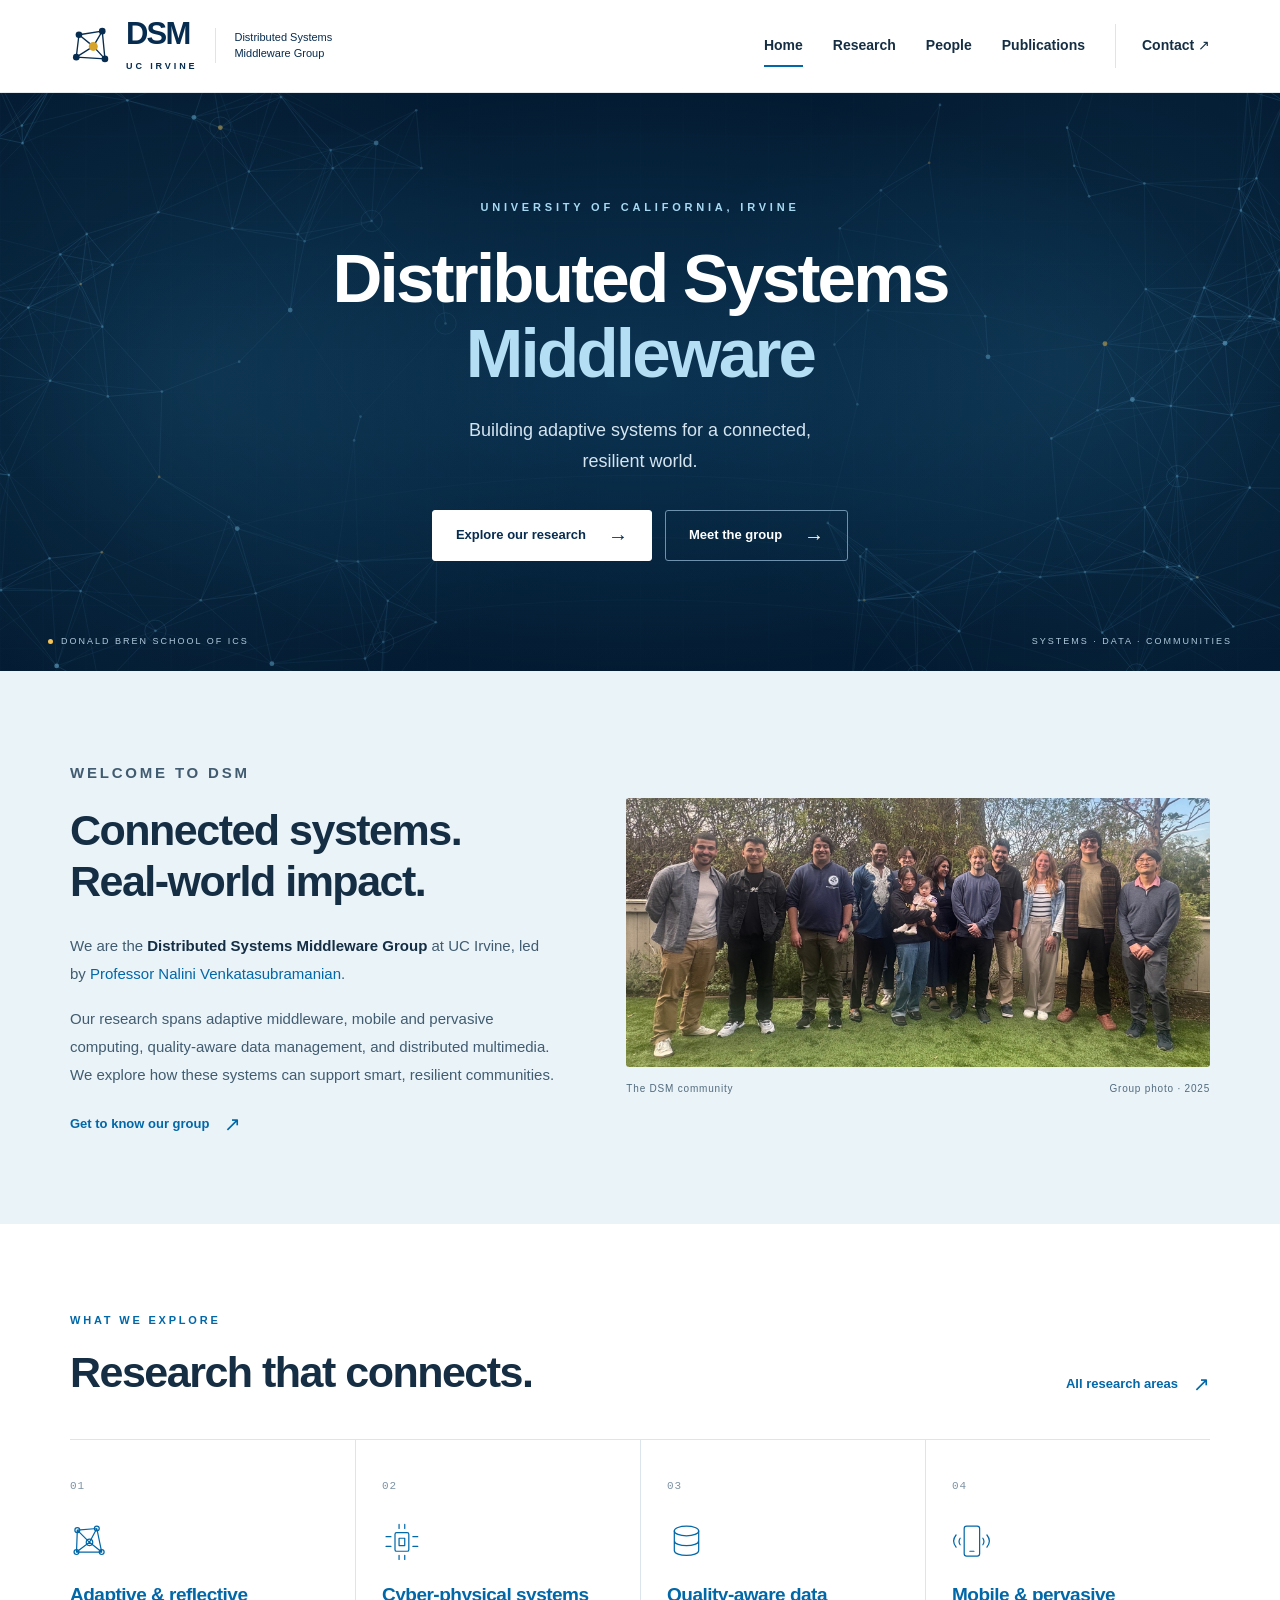
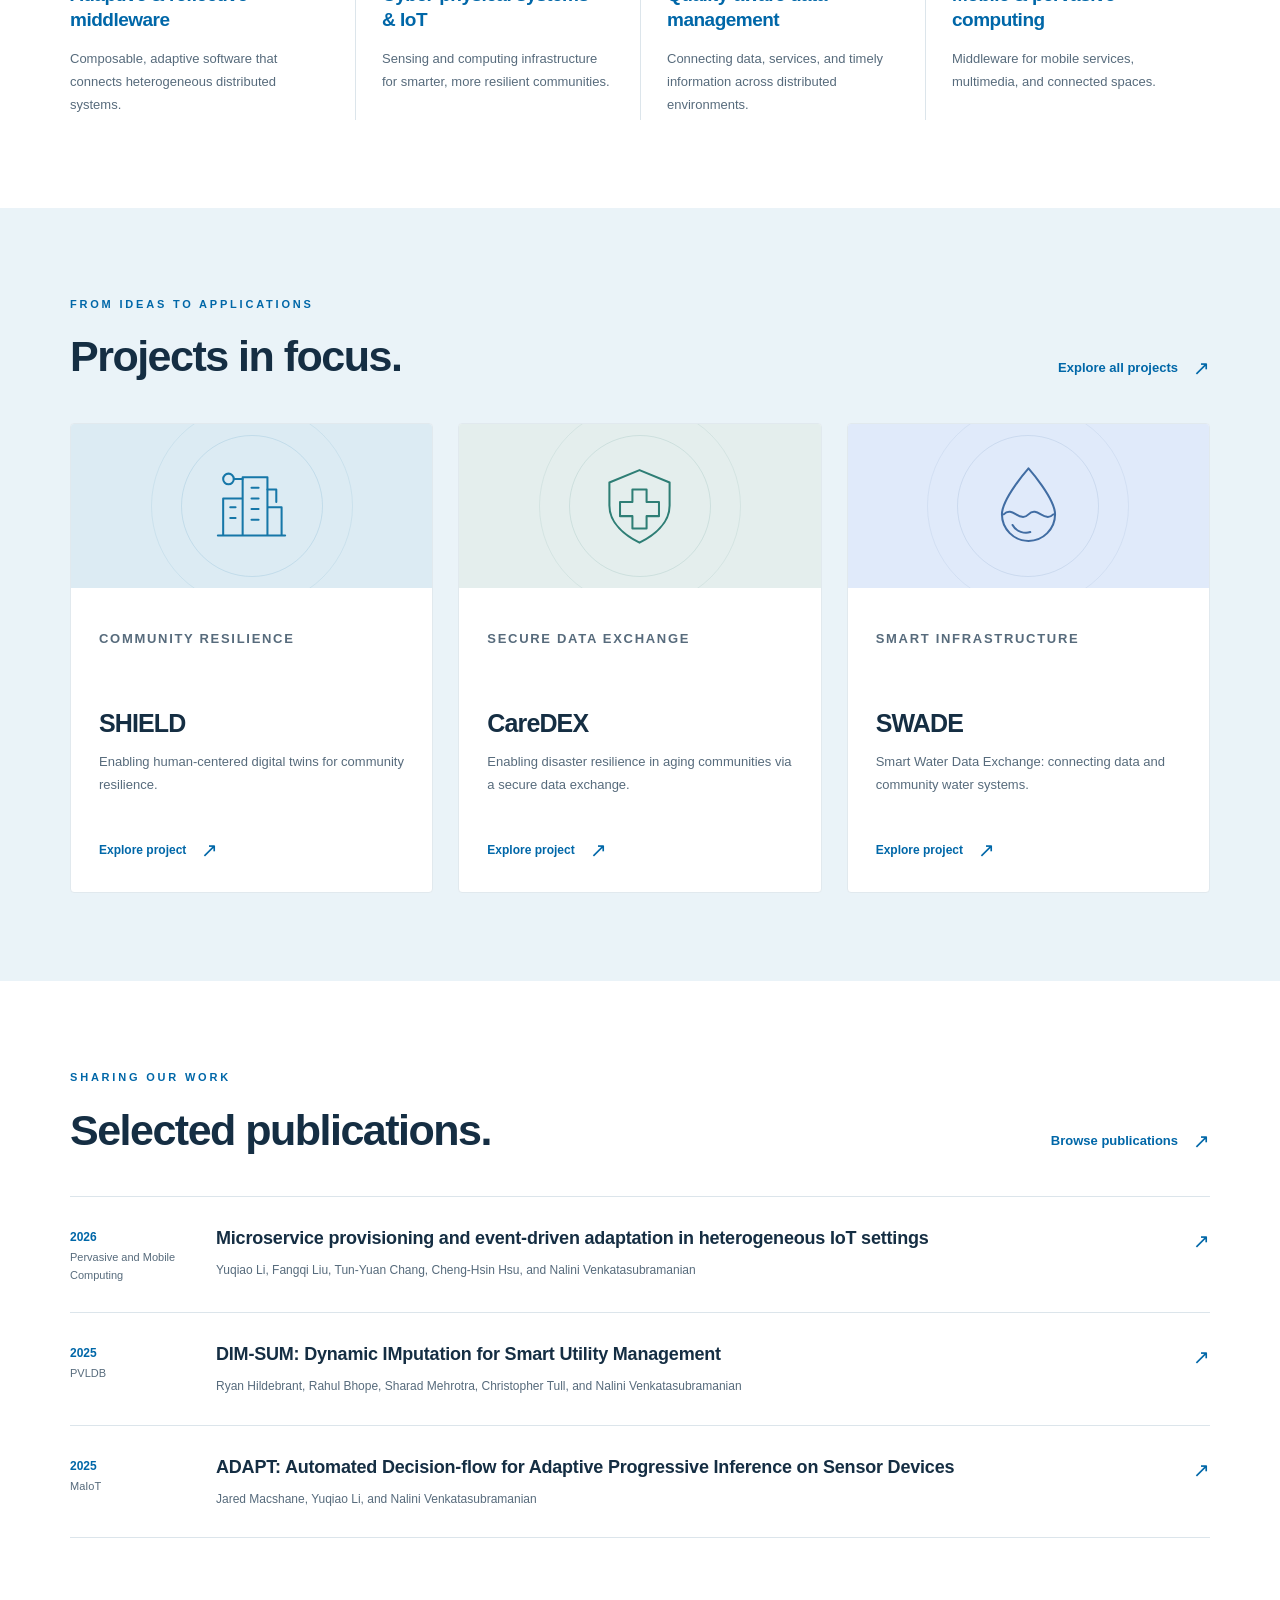
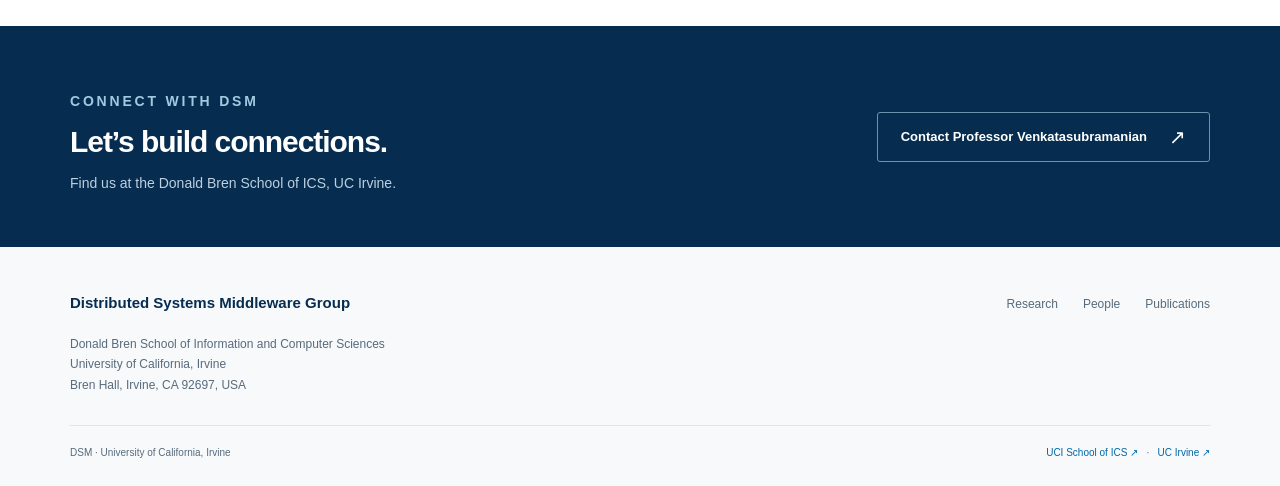
<file: index.html>
<!doctype html>
<html lang="en"><head><meta charset="utf-8"><meta name="viewport" content="width=device-width,initial-scale=1"><meta name="theme-color" content="#062c50"><title>Distributed Systems Middleware Group | DSM · UC Irvine</title><meta name="description" content="The Distributed Systems Middleware Group at UC Irvine studies adaptive middleware, IoT, mobile computing, and resilient communities."><link rel="icon" href="assets/favicon.svg" type="image/svg+xml"><link rel="stylesheet" href="assets/site.css"><script src="assets/site.js" defer></script><noscript><style>.menu-toggle{display:none}.site-header .site-nav{display:flex;position:static;box-shadow:none;border:0}.header-inner{height:auto;min-height:92px;flex-wrap:wrap;padding:15px 0}</style></noscript></head><body>
<a class="skip-link" href="#main">Skip to content</a>
<header class="site-header"><div class="container header-inner">
<a class="brand" href="index.html" aria-label="DSM at UC Irvine, home"><svg class="brand-symbol" viewBox="0 0 48 48" fill="none" aria-hidden="true"><path d="M10 12L36 8L26 25L10 12L7 37L26 25L39 39L36 8M7 37L39 39" stroke="currentColor" stroke-width="1.5"/><g fill="currentColor"><circle cx="10" cy="12" r="3.7"/><circle cx="36" cy="8" r="3.7"/><circle cx="7" cy="37" r="3.7"/><circle cx="39" cy="39" r="3.7"/></g><circle cx="26" cy="25" r="5" fill="#d7a42b"/></svg><span><span class="brand-name">DSM</span><span class="brand-school">UC IRVINE</span></span><span class="brand-divider"></span><span class="brand-description">Distributed Systems<br>Middleware Group</span></a>
<button class="menu-toggle" type="button" aria-expanded="false" aria-controls="site-navigation">Menu</button>
<nav class="site-nav" id="site-navigation" aria-label="Main navigation"><a href="index.html" aria-current="page">Home</a><a href="projects.html">Research</a><a href="members.html">People</a><a href="publications.html">Publications</a><a class="nav-contact" href="index.html#contact">Contact <span aria-hidden="true">↗</span></a></nav></div></header>
<main id="main">
<section class="hero" aria-labelledby="hero-title"><img class="hero-art" src="assets/network.svg" alt="" fetchpriority="high"><div class="hero-content"><p class="eyebrow">University of California, Irvine</p><h1 id="hero-title">Distributed Systems<br><span>Middleware</span></h1><p class="hero-description">Building adaptive systems for a connected,<br>resilient world.</p><div class="hero-actions"><a class="button button-white" href="projects.html">Explore our research <span class="arrow" aria-hidden="true">→</span></a><a class="button button-outline" href="members.html">Meet the group <span class="arrow" aria-hidden="true">→</span></a></div></div><div class="hero-bottom"><span><i class="status-dot"></i> Donald Bren School of ICS</span><span>Systems · Data · Communities</span></div></section>
<section class="section section-soft" id="about"><div class="container intro-grid"><div class="intro-copy"><p class="eyebrow">Welcome to DSM</p><h2>Connected systems.<br>Real-world impact.</h2><p>We are the <strong>Distributed Systems Middleware Group</strong> at UC Irvine, led by <a href="https://www.ics.uci.edu/~nalini/">Professor Nalini Venkatasubramanian</a>.</p><p>Our research spans adaptive middleware, mobile and pervasive computing, quality-aware data management, and distributed multimedia. We explore how these systems can support smart, resilient communities.</p><a class="text-link" href="members.html">Get to know our group <span class="arrow" aria-hidden="true">↗</span></a></div><figure class="group-frame"><img src="images/group-photo-2025.jpg" alt="Members and friends of the DSM research group together outdoors in 2025" width="3727" height="1718" loading="lazy"><figcaption><span>The DSM community</span><span>Group photo · 2025</span></figcaption></figure></div></section>
<section class="section" id="research"><div class="container"><div class="section-heading"><div><p class="eyebrow">What we explore</p><h2>Research that connects.</h2></div><a class="text-link" href="projects.html">All research areas <span class="arrow" aria-hidden="true">↗</span></a></div><div class="research-grid"><article class="research-item"><span class="research-number">01</span><svg class="research-icon" viewBox="0 0 48 48" fill="none" stroke="currentColor" stroke-linecap="round" stroke-linejoin="round" aria-hidden="true"><path d="M9 10L33 8L24 25L9 10L8 37L24 25L39 37L33 8M8 37L39 37"/><circle cx="9" cy="10" r="3"/><circle cx="33" cy="8" r="3"/><circle cx="24" cy="25" r="4"/><circle cx="8" cy="37" r="3"/><circle cx="39" cy="37" r="3"/></svg><h3><a href="projects.html#adaptive-and-reflective-middleware">Adaptive &amp; reflective middleware</a></h3><p>Composable, adaptive software that connects heterogeneous distributed systems.</p></article><article class="research-item"><span class="research-number">02</span><svg class="research-icon" viewBox="0 0 48 48" fill="none" stroke="currentColor" stroke-linecap="round" stroke-linejoin="round" aria-hidden="true"><rect x="16" y="13" width="17" height="23" rx="2"/><path d="M21 8V3M28 8V3M21 41V46M28 41V46M11 18H5M11 30H5M38 18H44M38 30H44M21 20H28V29H21Z"/></svg><h3><a href="projects.html#cyber-physical-systems-and-internet-of-things">Cyber-physical systems &amp; IoT</a></h3><p>Sensing and computing infrastructure for smarter, more resilient communities.</p></article><article class="research-item"><span class="research-number">03</span><svg class="research-icon" viewBox="0 0 48 48" fill="none" stroke="currentColor" stroke-linecap="round" stroke-linejoin="round" aria-hidden="true"><ellipse cx="24" cy="11" rx="15" ry="6"/><path d="M9 11V35C9 43 39 43 39 35V11M9 23C9 31 39 31 39 23M9 35C9 43 39 43 39 35"/></svg><h3><a href="projects.html#next-generation-notification-systems">Quality-aware data management</a></h3><p>Connecting data, services, and timely information across distributed environments.</p></article><article class="research-item"><span class="research-number">04</span><svg class="research-icon" viewBox="0 0 48 48" fill="none" stroke="currentColor" stroke-linecap="round" stroke-linejoin="round" aria-hidden="true"><rect x="15" y="5" width="19" height="37" rx="3"/><path d="M22 36H27M5 16C1 21 1 26 5 31M10 20C8 23 8 25 10 28M43 16C47 21 47 26 43 31M38 20C40 23 40 25 38 28"/></svg><h3><a href="projects.html#mobile-pervasive-and-ubiquitous-computing">Mobile &amp; pervasive computing</a></h3><p>Middleware for mobile services, multimedia, and connected spaces.</p></article></div></div></section>
<section class="section section-soft" id="projects"><div class="container"><div class="section-heading"><div><p class="eyebrow">From ideas to applications</p><h2>Projects in focus.</h2></div><a class="text-link" href="projects.html">Explore all projects <span class="arrow" aria-hidden="true">↗</span></a></div><div class="project-grid"><article class="project-card"><div class="project-art "><svg class="" viewBox="0 0 48 48" fill="none" stroke="currentColor" stroke-linecap="round" stroke-linejoin="round" aria-hidden="true"><path d="M5 41H43M8 41V20H19V41M19 41V8H33V41M33 41V25H41V41M12 25H15M12 31H15M24 14H28M24 20H28M24 26H28M24 32H28"/><circle cx="11" cy="9" r="3"/><path d="M14 9H19M33 15H38V22"/></svg></div><div class="project-body"><p class="project-type">Community resilience</p><h3>SHIELD</h3><p>Enabling human-centered digital twins for community resilience.</p><a class="text-link" href="http://sites.uci.edu/shield/">Explore project <span class="arrow" aria-hidden="true">↗</span></a></div></article><article class="project-card"><div class="project-art care"><svg class="" viewBox="0 0 48 48" fill="none" stroke="currentColor" stroke-linecap="round" stroke-linejoin="round" aria-hidden="true"><path d="M24 4L41 11V24C41 34 32 41 24 45C16 41 7 34 7 24V11L24 4Z"/><path d="M20 15H28V22H35V30H28V37H20V30H13V22H20Z"/></svg></div><div class="project-body"><p class="project-type">Secure data exchange</p><h3>CareDEX</h3><p>Enabling disaster resilience in aging communities via a secure data exchange.</p><a class="text-link" href="http://sites.uci.edu/caredex/">Explore project <span class="arrow" aria-hidden="true">↗</span></a></div></article><article class="project-card"><div class="project-art water"><svg class="" viewBox="0 0 48 48" fill="none" stroke="currentColor" stroke-linecap="round" stroke-linejoin="round" aria-hidden="true"><path d="M24 3C24 3 9 20 9 29A15 15 0 0 0 39 29C39 20 24 3 24 3Z"/><path d="M10 29C15 24 19 34 24 29C29 24 33 34 38 29M15 35C17 39 22 40 25 39"/></svg></div><div class="project-body"><p class="project-type">Smart infrastructure</p><h3>SWADE</h3><p>Smart Water Data Exchange: connecting data and community water systems.</p><a class="text-link" href="http://sites.uci.edu/swade/">Explore project <span class="arrow" aria-hidden="true">↗</span></a></div></article></div></div></section>
<section class="section" id="publications"><div class="container"><div class="section-heading"><div><p class="eyebrow">Sharing our work</p><h2>Selected publications.</h2></div><a class="text-link" href="publications.html">Browse publications <span class="arrow" aria-hidden="true">↗</span></a></div><div class="publication-list"><a class="publication-row" href="https://doi.org/10.1016/j.pmcj.2026.102195"><div class="publication-meta"><strong>2026</strong><span>Pervasive and Mobile Computing</span></div><div><h3>Microservice provisioning and event-driven adaptation in heterogeneous IoT settings</h3><p>Yuqiao Li, Fangqi Liu, Tun-Yuan Chang, Cheng-Hsin Hsu, and Nalini Venkatasubramanian</p></div><span class="arrow" aria-hidden="true">↗</span></a><a class="publication-row" href="https://doi.org/10.14778/3749646.3749705"><div class="publication-meta"><strong>2025</strong><span>PVLDB</span></div><div><h3>DIM-SUM: Dynamic IMputation for Smart Utility Management</h3><p>Ryan Hildebrant, Rahul Bhope, Sharad Mehrotra, Christopher Tull, and Nalini Venkatasubramanian</p></div><span class="arrow" aria-hidden="true">↗</span></a><a class="publication-row" href="https://doi.org/10.1145/3774901.3778065"><div class="publication-meta"><strong>2025</strong><span>MaIoT</span></div><div><h3>ADAPT: Automated Decision-flow for Adaptive Progressive Inference on Sensor Devices</h3><p>Jared Macshane, Yuqiao Li, and Nalini Venkatasubramanian</p></div><span class="arrow" aria-hidden="true">↗</span></a></div></div></section>
<section class="contact-band" id="contact"><div class="container contact-inner"><div><p class="eyebrow">Connect with DSM</p><h2>Let’s build connections.</h2><p>Find us at the Donald Bren School of ICS, UC Irvine.</p></div><a class="button button-outline" href="https://www.ics.uci.edu/~nalini/">Contact Professor Venkatasubramanian <span class="arrow" aria-hidden="true">↗</span></a></div></section>
</main>
<footer class="site-footer"><div class="container"><div class="footer-top"><div><p class="footer-name">Distributed Systems Middleware Group</p><p>Donald Bren School of Information and Computer Sciences<br>University of California, Irvine<br>Bren Hall, Irvine, CA 92697, USA</p></div><div class="footer-links"><a href="projects.html">Research</a><a href="members.html">People</a><a href="publications.html">Publications</a></div></div><div class="footer-bottom"><span>DSM · University of California, Irvine</span><span><a href="https://www.ics.uci.edu/">UCI School of ICS ↗</a> &nbsp; · &nbsp; <a href="https://www.uci.edu/">UC Irvine ↗</a></span></div></div></footer>

</body></html>
</file>
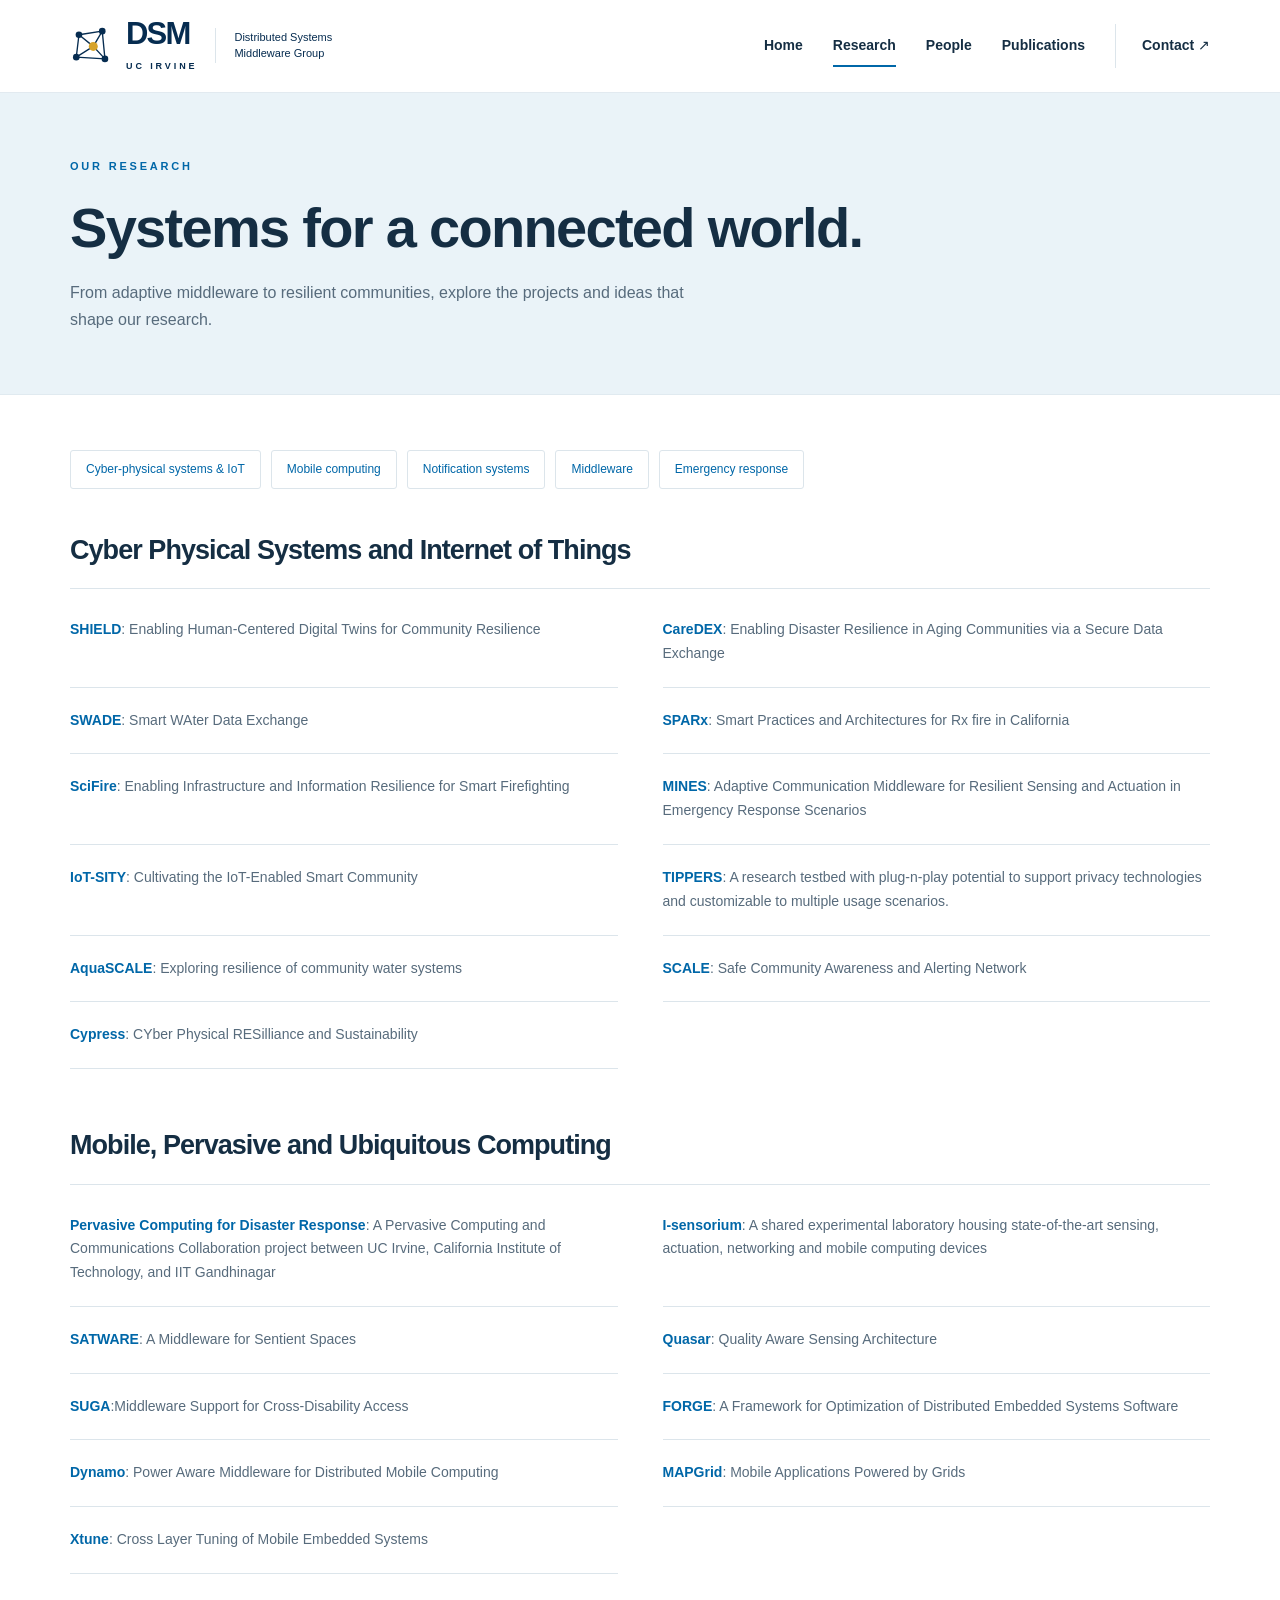
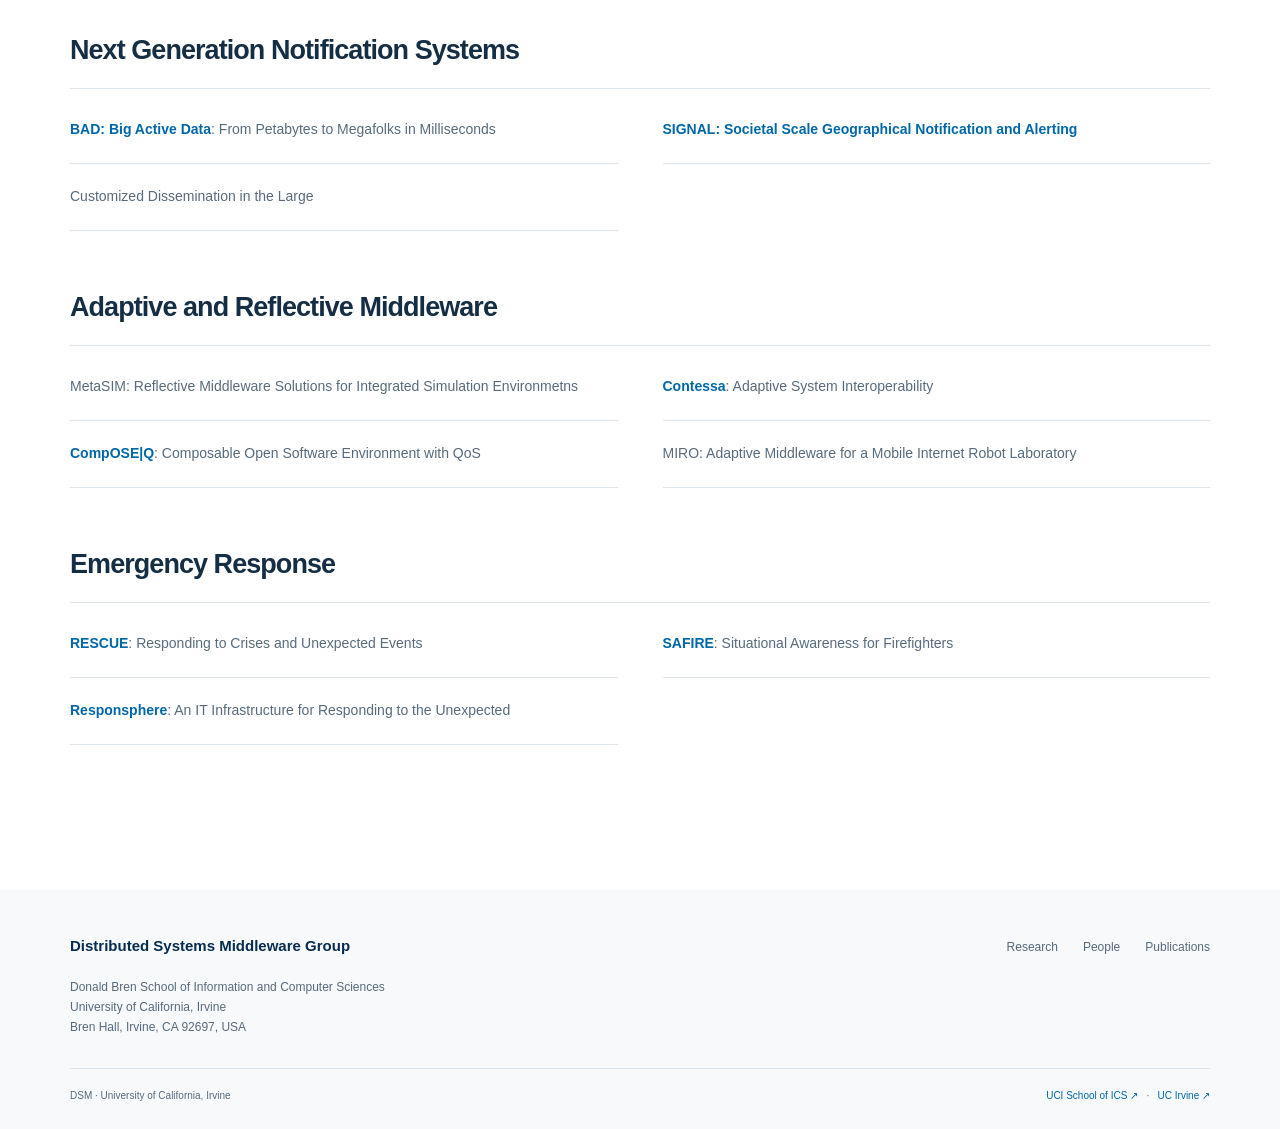
<file: projects.html>
<!doctype html>
<html lang="en"><head><meta charset="utf-8"><meta name="viewport" content="width=device-width,initial-scale=1"><meta name="theme-color" content="#062c50"><title>Research | DSM · UC Irvine</title><meta name="description" content="Explore DSM research projects in cyber-physical systems, IoT, mobile computing, middleware, and emergency response."><link rel="icon" href="assets/favicon.svg" type="image/svg+xml"><link rel="stylesheet" href="assets/site.css"><script src="assets/site.js" defer></script><noscript><style>.menu-toggle{display:none}.site-header .site-nav{display:flex;position:static;box-shadow:none;border:0}.header-inner{height:auto;min-height:92px;flex-wrap:wrap;padding:15px 0}</style></noscript></head><body>
<a class="skip-link" href="#main">Skip to content</a>
<header class="site-header"><div class="container header-inner">
<a class="brand" href="index.html" aria-label="DSM at UC Irvine, home"><svg class="brand-symbol" viewBox="0 0 48 48" fill="none" aria-hidden="true"><path d="M10 12L36 8L26 25L10 12L7 37L26 25L39 39L36 8M7 37L39 39" stroke="currentColor" stroke-width="1.5"/><g fill="currentColor"><circle cx="10" cy="12" r="3.7"/><circle cx="36" cy="8" r="3.7"/><circle cx="7" cy="37" r="3.7"/><circle cx="39" cy="39" r="3.7"/></g><circle cx="26" cy="25" r="5" fill="#d7a42b"/></svg><span><span class="brand-name">DSM</span><span class="brand-school">UC IRVINE</span></span><span class="brand-divider"></span><span class="brand-description">Distributed Systems<br>Middleware Group</span></a>
<button class="menu-toggle" type="button" aria-expanded="false" aria-controls="site-navigation">Menu</button>
<nav class="site-nav" id="site-navigation" aria-label="Main navigation"><a href="index.html">Home</a><a href="projects.html" aria-current="page">Research</a><a href="members.html">People</a><a href="publications.html">Publications</a><a class="nav-contact" href="index.html#contact">Contact <span aria-hidden="true">↗</span></a></nav></div></header>
<main id="main"><section class="page-hero"><div class="container"><p class="eyebrow">Our research</p><h1>Systems for a connected world.</h1><p>From adaptive middleware to resilient communities, explore the projects and ideas that shape our research.</p></div></section><div class="container page-main"><nav class="section-nav" aria-label="Research areas"><a href="#cyber-physical-systems-and-internet-of-things">Cyber-physical systems & IoT</a><a href="#mobile-pervasive-and-ubiquitous-computing">Mobile computing</a><a href="#next-generation-notification-systems">Notification systems</a><a href="#adaptive-and-reflective-middleware">Middleware</a><a href="#emergency-response">Emergency response</a></nav><section class="project-category" id="cyber-physical-systems-and-internet-of-things"><h2>Cyber Physical Systems and Internet of Things</h2><ul>
<li><a href="http://sites.uci.edu/shield/">SHIELD</a>: Enabling Human-Centered Digital Twins for Community Resilience</li>
<li><a href="http://sites.uci.edu/caredex/">CareDEX</a>: Enabling Disaster Resilience in Aging Communities via a Secure Data Exchange</li>
<li><a href="http://sites.uci.edu/swade/">SWADE</a>: Smart WAter Data Exchange</li>
<li><a href="https://sites.uci.edu/sparxcal/">SPARx</a>: Smart Practices and Architectures for Rx fire in California</li>

<li><a href="https://ics.uci.edu/~dsm/scifire/">SciFire</a>: Enabling Infrastructure and Information Resilience for Smart Firefighting</li>
<li><a href="http://mimove-apps.paris.inria.fr/mines/">MINES</a>: Adaptive Communication Middleware for Resilient Sensing and Actuation in Emergency Response Scenarios</li>
<li><a href="http://sites.uci.edu/iotsity/">IoT-SITY</a>: Cultivating the IoT-Enabled Smart Community</li>
<li><a href="https://sites.google.com/uci.edu/tipperslab/projects/testbeduci">TIPPERS</a>: A research testbed with plug-n-play potential to support privacy technologies and customizable to multiple usage scenarios.</li>
    <li><a href="https://ics.uci.edu/~dsm/aquascale">AquaSCALE</a>: Exploring resilience of community water systems</li>
<li><a href="http://scale.ics.uci.edu/">SCALE</a>: Safe Community Awareness and Alerting Network</li>
<li><a href="https://ics.uci.edu/~dsm/cypress">Cypress</a>: CYber Physical RESilliance and Sustainability</li>
</ul></section><section class="project-category" id="mobile-pervasive-and-ubiquitous-computing"><h2>Mobile, Pervasive and Ubiquitous Computing</h2><ul>
<li><a href="http://www.cacr.caltech.edu/projects/PerDis/index.html">Pervasive Computing for Disaster Response</a>: A Pervasive Computing and Communications Collaboration project between UC Irvine, California Institute of Technology, and IIT Gandhinagar</li>
<li><a href="http://i-sensorium.ics.uci.edu/">I-sensorium</a>: A shared experimental laboratory housing state-of-the-art sensing, actuation, networking and mobile computing devices</li>
<li><a href="http://www.ics.uci.edu/~projects/SATware/index.html">SATWARE</a>: A Middleware for Sentient Spaces </li>
<li><a href="http://www-db.ics.uci.edu/pages/research/quasar/">Quasar</a>: Quality Aware Sensing Architecture</li>
<li><a href="https://ics.uci.edu/~dsm/suga/">SUGA</a>:Middleware Support for Cross-Disability Access</li>
<li><a href="http://www.ics.uci.edu/~forge">FORGE</a>: A Framework for Optimization of Distributed Embedded Systems Software</li>
<li><a href="https://ics.uci.edu/~dsm/dyn/release/publication.html">Dynamo</a>: Power Aware Middleware for Distributed Mobile Computing</li>
<li><a href="http://mapgrid.ics.uci.edu/">MAPGrid</a>: Mobile Applications Powered by Grids</li>
<li><a href="http://xtune.ics.uci.edu/">Xtune</a>: Cross Layer Tuning of Mobile Embedded Systems</li>
</ul></section><section class="project-category" id="next-generation-notification-systems"><h2>Next Generation Notification Systems</h2><ul>
<li><a href="http://asterix.ics.uci.edu/bigactivedata/">BAD: Big Active Data</a>: From Petabytes to Megafolks in Milliseconds </li>
<li><a href="https://ics.uci.edu/~dsm/project/signal/">SIGNAL: Societal Scale Geographical Notification and Alerting </a></li>
<li>Customized Dissemination in the Large</li>
</ul></section><section class="project-category" id="adaptive-and-reflective-middleware"><h2>Adaptive and Reflective Middleware</h2><ul>
<li>MetaSIM: Reflective Middleware Solutions for Integrated Simulation Environmetns</li>
<li><a href="https://ics.uci.edu/~dsm/contessa/Contessa_index.html">Contessa</a>: Adaptive System Interoperability</li>
<li><a href="https://ics.uci.edu/~dsm/compose">CompOSE|Q</a>: Composable Open Software Environment with QoS</li>
<li>MIRO: Adaptive Middleware for a Mobile Internet Robot Laboratory</li>
</ul></section><section class="project-category" id="emergency-response"><h2>Emergency Response</h2><ul>
<li><a href="http://www.itr-rescue.org/aboutus/index.php">RESCUE</a>: Responding to Crises and Unexpected Events</li>
<li><a href="http://cert.ics.uci.edu/SAFIRE/index.html">SAFIRE</a>: Situational Awareness for Firefighters</li>
<li><a href="http://www.responsphere.org/index.php">Responsphere</a>: An IT Infrastructure for Responding to the Unexpected</li>
</ul></section></div></main>
<footer class="site-footer"><div class="container"><div class="footer-top"><div><p class="footer-name">Distributed Systems Middleware Group</p><p>Donald Bren School of Information and Computer Sciences<br>University of California, Irvine<br>Bren Hall, Irvine, CA 92697, USA</p></div><div class="footer-links"><a href="projects.html">Research</a><a href="members.html">People</a><a href="publications.html">Publications</a></div></div><div class="footer-bottom"><span>DSM · University of California, Irvine</span><span><a href="https://www.ics.uci.edu/">UCI School of ICS ↗</a> &nbsp; · &nbsp; <a href="https://www.uci.edu/">UC Irvine ↗</a></span></div></div></footer>

</body></html>
</file>
<file: assets/site.css>
/* DSM, UC Irvine — shared, build-free site styles. */
:root{--navy:#062c50;--ink:#152e43;--blue:#0067a8;--sky:#eaf3f8;--muted:#576b7c;--line:#dce5eb;--gold:#f6c454;--white:#fff;--max:1140px}
*{box-sizing:border-box}
html{scroll-behavior:smooth;scroll-padding-top:110px}
body{margin:0;color:var(--ink);background:#fff;font-family:Inter,"Avenir Next","Segoe UI",Arial,sans-serif;font-size:16px;line-height:1.7;-webkit-font-smoothing:antialiased}
button,input,select{font:inherit}
button,a,input,select,summary{-webkit-tap-highlight-color:transparent}
a{color:var(--blue);text-decoration:none;text-underline-offset:5px}
a:hover{text-decoration:underline}
a:focus-visible,button:focus-visible,input:focus-visible,select:focus-visible,summary:focus-visible{outline:3px solid #d29b13;outline-offset:5px}
img{max-width:100%;display:block;height:auto}
svg{display:block}
h1,h2,h3,h4,p{margin:0}
h1,h2,h3,h4{line-height:1.2;letter-spacing:-.035em}
h2{font-size:clamp(30px,3.5vw,43px);font-weight:650}
h3{font-size:23px;font-weight:650}
p+p{margin-top:18px}
figure{margin:0}
::selection{background:#b8dcef;color:#062c50}
.container{width:min(var(--max),calc(100% - 96px));margin-inline:auto}
.skip-link{position:fixed;top:-80px;left:20px;background:white;padding:12px 20px;z-index:100}
.skip-link:focus{top:12px}
.site-header{position:sticky;top:0;z-index:50;background:rgba(255,255,255,.98);border-bottom:1px solid #e2eaf0}
.header-inner{height:92px;display:flex;align-items:center;justify-content:space-between;gap:32px}
.brand{color:var(--navy);display:flex;gap:13px;align-items:center;flex-shrink:0}
.brand:hover{text-decoration:none}
.brand-symbol{width:43px;height:43px}
.brand-name{font-size:31px;font-weight:800;line-height:1;letter-spacing:-1.8px}
.brand-school{display:block;font-size:9px;letter-spacing:2.9px;font-weight:700;margin-top:7px}
.brand-divider{height:35px;width:1px;background:var(--line);margin:0 5px}
.brand-description{font-size:11px;line-height:1.45;font-weight:500;letter-spacing:0}
.site-nav{display:flex;align-items:center;gap:30px;font-size:14px;font-weight:550}
.site-nav a{color:var(--ink);position:relative;padding:10px 0}
.site-nav a:hover{text-decoration:none;color:var(--blue)}
.site-nav a[aria-current=page]:after{content:"";position:absolute;bottom:1px;left:0;right:0;height:2px;background:var(--blue)}
.site-nav .nav-contact{border-left:1px solid var(--line);padding-left:26px}
.menu-toggle{display:none;background:none;border:1px solid var(--line);border-radius:4px;padding:8px 12px;color:var(--navy);cursor:pointer}
.eyebrow{font-size:11px;font-weight:750;letter-spacing:2.8px;line-height:1.6;text-transform:uppercase;color:var(--blue);margin-bottom:18px}
.hero{position:relative;isolation:isolate;overflow:hidden;min-height:578px;background:#062642;color:white;display:grid;place-items:center;text-align:center}
.hero-art{position:absolute;inset:0;width:100%;height:100%;object-fit:cover;z-index:-2;opacity:.85}
.hero:after{content:"";position:absolute;inset:0;background:linear-gradient(90deg,rgba(3,25,47,.08),rgba(3,25,47,.38) 36%,rgba(3,25,47,.38) 64%,rgba(3,25,47,.08));z-index:-1}
.hero-content{padding:76px 0 80px;width:min(960px,calc(100% - 40px))}
.hero .eyebrow{color:#a8d9f3;margin-bottom:24px;letter-spacing:3.8px}
.hero h1{font-size:clamp(44px,5.4vw,72px);line-height:1.08;font-weight:700;letter-spacing:-2.8px}
.hero h1 span{color:#b4def3}
.hero-description{font-size:18px;color:#d5e5f0;margin:25px auto 0;max-width:570px;line-height:1.7}
.hero-actions{display:flex;gap:13px;justify-content:center;margin-top:34px;flex-wrap:wrap}
.button{display:inline-flex;gap:22px;align-items:center;justify-content:center;padding:13px 23px;font-size:13px;font-weight:650;background:var(--blue);color:white;border:1px solid var(--blue);border-radius:3px;transition:background .18s,transform .18s}
.button:hover{text-decoration:none;background:#004e80;transform:translateY(-2px)}
.button-white{color:var(--navy);background:#fff;border-color:white}
.button-white:hover{background:#e8f3fb}
.button-outline{background:transparent;border-color:#6e91ad;color:#fff}
.button-outline:hover{background:#163e5c}
.arrow{font-size:20px;line-height:1;display:inline-block;font-weight:400}
.hero-bottom{display:flex;justify-content:space-between;position:absolute;bottom:22px;left:48px;right:48px;font-size:9px;text-transform:uppercase;letter-spacing:2px;color:#b2cadc}
.hero-bottom span{display:flex;align-items:center;gap:8px}
.status-dot{width:5px;height:5px;border-radius:50%;background:var(--gold)}
.section{padding:88px 0}
.section-soft{background:var(--sky)}
.intro-grid{display:grid;grid-template-columns:1fr 1.2fr;gap:70px;align-items:center}
.intro-copy h2{max-width:430px;margin-bottom:24px}
.intro-copy p{font-size:15px;color:#415c70;line-height:1.85}
.intro-copy strong{font-weight:650;color:var(--ink)}
.text-link{display:inline-flex;align-items:center;gap:15px;font-size:13px;font-weight:700;margin-top:24px}
.group-frame img{width:100%;aspect-ratio:3727/1718;object-fit:contain;object-position:50% 50%;border-radius:3px}
.group-frame figcaption{display:flex;justify-content:space-between;gap:12px;font-size:10px;letter-spacing:.8px;color:#526b7d;margin-top:13px}
.section-heading{display:flex;justify-content:space-between;align-items:flex-end;gap:30px;margin-bottom:40px}
.section-heading .text-link{flex-shrink:0;margin-bottom:4px}
.section-heading h2{max-width:600px}
.research-grid{display:grid;grid-template-columns:repeat(4,1fr);border-top:1px solid var(--line)}
.research-item{padding:30px 26px 3px 0}
.research-item+.research-item{border-left:1px solid var(--line);padding-left:26px}
.research-number{font-family:monospace;font-size:11px;color:#7e93a4;letter-spacing:1px}
.research-icon{width:39px;height:39px;color:var(--blue);margin:25px 0 22px;stroke-width:1.5}
.research-item h3{font-size:19px;line-height:1.3;letter-spacing:-.5px;max-width:210px;margin-bottom:14px}
.research-item p{font-size:13px;color:var(--muted);line-height:1.8}
.project-grid{display:grid;grid-template-columns:repeat(3,1fr);gap:25px}
.project-card{background:#fff;border:1px solid #e1e9ee;border-radius:4px;overflow:hidden;transition:transform .2s,box-shadow .2s}
.project-card:hover{transform:translateY(-4px);box-shadow:0 12px 30px #062c500c}
.project-art{height:164px;background:#dcebf3;display:grid;place-items:center;position:relative;overflow:hidden;color:#1677a8}
.project-art:before{content:"";position:absolute;width:200px;height:200px;border:1px solid currentColor;opacity:.09;border-radius:50%}
.project-art:after{content:"";position:absolute;width:140px;height:140px;border:1px solid currentColor;opacity:.13;border-radius:50%}
.project-art svg{width:85px;height:85px;stroke-width:1.15}
.project-art.care{background:#e4eeed;color:#2e7e75}
.project-art.water{background:#e0eafa;color:#416da3}
.project-body{padding:27px 28px 30px}
.project-type{font-size:9px;letter-spacing:1.7px;text-transform:uppercase;color:var(--muted);font-weight:650;margin-bottom:11px}
.project-body h3{font-size:25px}
.project-body p{color:var(--muted);font-size:13px;line-height:1.8;margin-top:12px;min-height:70px}
.project-body .text-link{font-size:12px;margin-top:20px}
.publication-list{border-top:1px solid var(--line)}
.publication-row{display:grid;grid-template-columns:120px 1fr 40px;align-items:start;gap:26px;padding:28px 0;border-bottom:1px solid var(--line);color:var(--ink)}
.publication-row:hover{text-decoration:none}
.publication-row:hover h3{color:var(--blue)}
.publication-meta{font-size:11px;color:var(--muted);line-height:1.65;padding-top:3px}
.publication-meta strong{color:var(--blue);display:block;font-size:12px}
.publication-row h3{font-size:18px;line-height:1.5;letter-spacing:-.2px;font-weight:600}
.publication-row p{font-size:12px;margin-top:8px;color:var(--muted)}
.publication-row>.arrow{color:var(--blue);padding-top:6px;text-align:right}
.contact-band{padding:52px 0;background:var(--navy);color:white}
.contact-inner{display:flex;gap:40px;align-items:center;justify-content:space-between}
.contact-band .eyebrow{color:#a3c8e0;margin-bottom:11px}
.contact-band h2{font-size:30px}
.contact-band p{color:#bdd0df;font-size:14px;margin-top:12px}
.site-footer{padding:43px 0 25px;background:#f7f9fb;color:var(--muted);font-size:12px}
.footer-top{display:flex;justify-content:space-between;gap:35px;align-items:flex-start}
.footer-name{font-size:15px;color:var(--navy);font-weight:650;margin-bottom:9px}
.footer-links{display:flex;gap:25px;padding-top:4px}
.footer-links a{color:var(--muted)}
.footer-bottom{border-top:1px solid var(--line);margin-top:30px;padding-top:18px;display:flex;justify-content:space-between;font-size:10px;gap:20px}
.page-hero{background:var(--sky);padding:65px 0 61px;border-bottom:1px solid #e0eaf0}
.page-hero h1{font-size:clamp(38px,5vw,56px);font-weight:650;letter-spacing:-1.7px}
.page-hero p:not(.eyebrow){font-size:16px;color:var(--muted);max-width:650px;margin-top:18px}
.page-main{padding-top:55px;padding-bottom:85px}
.section-nav{display:flex;gap:10px;flex-wrap:wrap;margin-bottom:45px}
.section-nav a{border:1px solid var(--line);padding:8px 15px;border-radius:3px;font-size:12px}
.section-nav a:hover{background:var(--sky);text-decoration:none}
.project-category{margin:0 0 60px;scroll-margin-top:125px}
.project-category h2{font-size:27px;padding-bottom:22px;border-bottom:1px solid var(--line);margin-bottom:8px}
.project-category ul{list-style:none;padding:0;margin:0;display:grid;grid-template-columns:1fr 1fr;column-gap:45px}
.project-category li{padding:21px 0;border-bottom:1px solid var(--line);font-size:14px;color:var(--muted)}
.project-category li a{font-weight:650;color:var(--blue)}
.team-photo{margin:0 0 48px}
.team-photo img{width:100%;aspect-ratio:2.17;object-fit:cover;border-radius:3px}
.team-photo figcaption{font-size:12px;color:var(--muted);margin-top:10px}
.people-section{margin:50px 0}
.people-section h2{font-size:31px;margin-bottom:30px}
.people-section h3.section-subheading{font-size:21px;margin:35px 0 25px}
.people-grid{display:grid;grid-template-columns:repeat(3,1fr);gap:28px}
.person{border-top:1px solid var(--line);padding-top:25px}
.person img{height:185px;width:155px;object-fit:cover;object-position:center 25%;border-radius:3px;margin-bottom:20px;background:var(--sky)}
.person h3{font-size:17px;line-height:1.5;letter-spacing:-.2px;margin-bottom:9px}
.person .person-details{font-size:13px;color:var(--muted);line-height:1.8}
.person-details strong{font-weight:650}
.people-grid.alumni{grid-template-columns:1fr 1fr;gap:28px 38px}
.alumni .person{display:grid;grid-template-columns:80px 1fr;gap:20px;align-items:start}
.alumni .person img{width:80px;height:95px;margin:0}
.text-columns{padding-left:20px;columns:2;column-gap:55px;color:var(--muted);font-size:14px}
.text-columns li{break-inside:avoid;padding:0 0 13px}
.publication-tools{display:grid;grid-template-columns:minmax(0,1fr) 160px 170px;gap:18px;padding:25px;background:var(--sky);border-radius:3px;margin-bottom:40px}
.field-label{display:block;font-size:11px;font-weight:650;color:var(--muted);margin-bottom:8px;text-transform:uppercase;letter-spacing:1px}
.publication-tools input,.publication-tools select{width:100%;height:47px;border:1px solid #cad8e2;background:white;border-radius:3px;padding:10px 13px;color:var(--ink);font-size:14px;min-width:0}
.publication-tools select{cursor:pointer}
.bibliography-download{font-size:12px;color:var(--muted);margin:0 0 25px}
.bibtex_template{display:none}
#bibtex_display{font-size:14px;line-height:1.85}
#bibtex_display h2{font-size:27px;margin:35px 0 12px;padding-bottom:13px;border-bottom:1px solid var(--line)}
#bibtex_display .bibtexentry{padding:22px 0;border-bottom:1px solid var(--line)}
.paper-title{font-size:17px;line-height:1.55;letter-spacing:-.2px;font-weight:600;color:var(--ink)}
.paper-authors{color:var(--muted);font-size:13px;margin:8px 0 5px}
.paper-venue{color:var(--muted);font-size:12px}
.paper-actions{display:flex;gap:15px;align-items:center;margin-top:9px;font-size:12px}
.paper-abstract{font-size:13px;color:var(--muted);margin-top:10px}
.paper-abstract summary{color:var(--blue);cursor:pointer;font-size:12px}
.paper-abstract p{padding:18px;background:var(--sky);margin-top:12px;border-radius:3px}
.hidden{display:none!important}
.bibtex_structure{display:none}
#bibtex_errors{color:#a21e1e}
#publication-status{font-size:13px;color:var(--muted);margin-bottom:18px}
@media(min-width:1500px){.hero{min-height:650px}}
@media(max-width:1050px){.brand-description,.brand-divider{display:none}.site-nav{gap:24px}.intro-grid{gap:40px}.research-item{padding-right:18px}.research-item+.research-item{padding-left:18px}.research-item h3{font-size:18px}.people-grid{grid-template-columns:repeat(2,1fr)}}
@media(max-width:760px){
 html{scroll-padding-top:90px}.container{width:calc(100% - 40px)}.header-inner{height:76px}.brand-symbol{width:36px;height:36px}.brand-name{font-size:27px}.brand-school{font-size:8px}.menu-toggle{display:block}.site-nav{display:flex;flex-wrap:wrap;gap:8px 25px;position:absolute;top:76px;left:0;right:0;padding:18px 22px;background:white;border-bottom:1px solid var(--line);box-shadow:0 8px 14px #062c500c}.site-header:not(.menu-open) .site-nav{display:none}.site-nav a{font-size:14px}.site-nav .nav-contact{border:0;padding-left:0}.site-nav a[aria-current=page]:after{bottom:3px}
 .hero{min-height:540px}.hero-content{padding:65px 0 80px}.hero h1{font-size:46px;letter-spacing:-1.9px}.hero .eyebrow{font-size:9px;letter-spacing:2px}.hero-description{font-size:16px;max-width:330px;margin-top:25px}.hero-bottom{left:22px;right:22px;font-size:8px;letter-spacing:1px}.hero-bottom span:last-child{display:none}.hero-actions{gap:10px}.button{font-size:12px;padding:12px 17px;gap:13px}.section{padding:60px 0}
 .intro-grid{grid-template-columns:1fr;gap:35px}.intro-copy h2{max-width:500px}.group-frame img{aspect-ratio:1.8}.section-heading{align-items:flex-start;gap:18px;flex-direction:column;margin-bottom:30px}.section-heading .text-link{margin-top:0}.research-grid{grid-template-columns:repeat(2,1fr)}.research-item{padding:25px 18px 25px 0}.research-item+.research-item{padding-left:20px}.research-item:nth-child(3){padding-left:0;border-left:0}.research-item:nth-child(n+3){border-top:1px solid var(--line)}.research-icon{margin:20px 0}.research-item h3{font-size:18px}.research-item p{font-size:12px}.project-grid{grid-template-columns:1fr}.project-card{display:grid;grid-template-columns:100px 1fr}.project-art{height:100%;min-height:220px}.project-art svg{width:65px;height:65px}.project-body{padding:23px 20px}.project-body p{min-height:0}.project-type{font-size:8px}.project-body h3{font-size:23px}.publication-row{grid-template-columns:1fr 22px;gap:8px 15px;padding:25px 0}.publication-meta{grid-column:1/-1;display:flex;gap:10px}.publication-row h3{font-size:16px}.contact-inner{align-items:flex-start;flex-direction:column;gap:25px}.contact-band h2{font-size:26px}.footer-top{flex-direction:column;gap:22px}.footer-bottom{flex-direction:column;gap:5px}.footer-links{flex-wrap:wrap;gap:20px}.page-hero{padding:45px 0}.page-hero p:not(.eyebrow){font-size:14px}.page-main{padding-top:35px}.project-category ul{grid-template-columns:1fr}.project-category h2{font-size:25px}.people-grid{gap:30px 20px}.person img{height:160px;width:130px}.person h3{font-size:16px}.person .person-details{font-size:12px}.people-grid.alumni{grid-template-columns:1fr}.text-columns{columns:1}.publication-tools{grid-template-columns:1fr 1fr;padding:18px;gap:15px}.publication-tools label:first-child{grid-column:1/-1}.paper-title{font-size:16px}
}
@media(prefers-reduced-motion:reduce){html{scroll-behavior:auto}*,*:before,*:after{transition:none!important;animation:none!important}}
</file>
